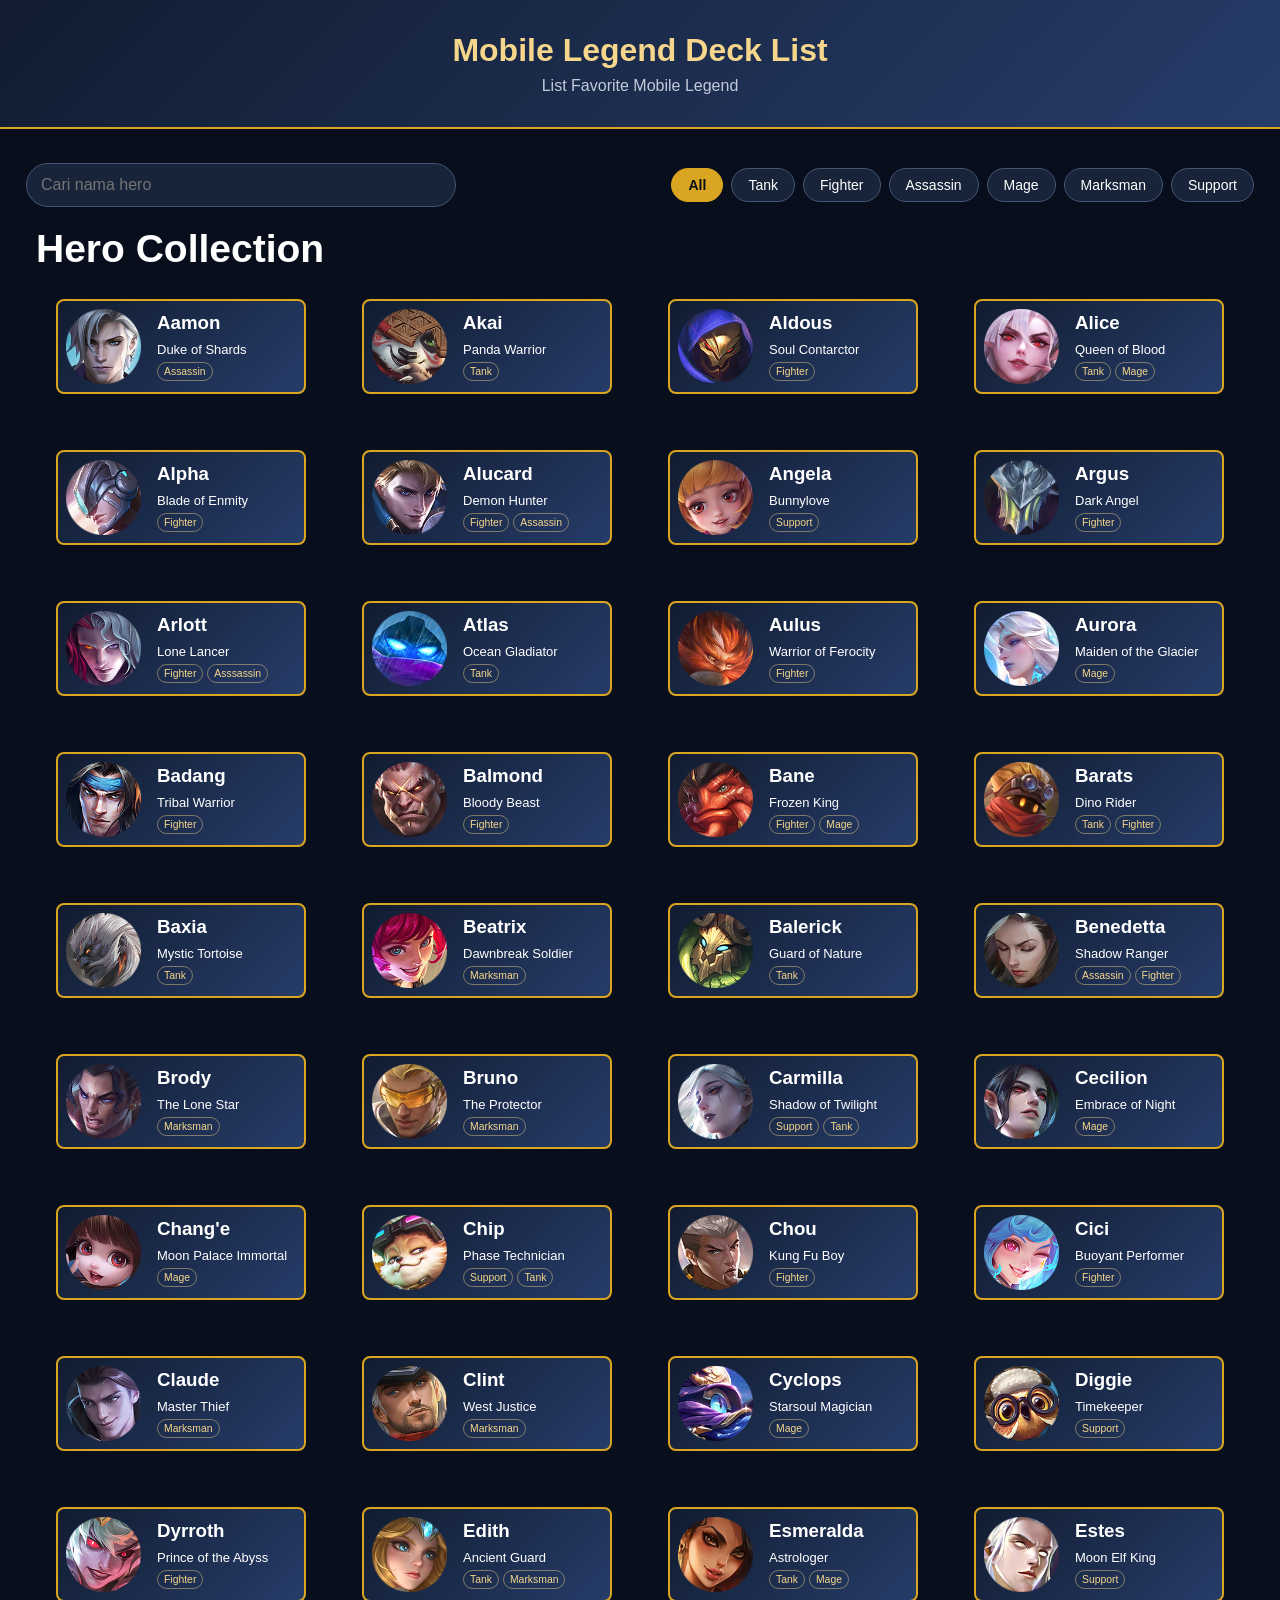
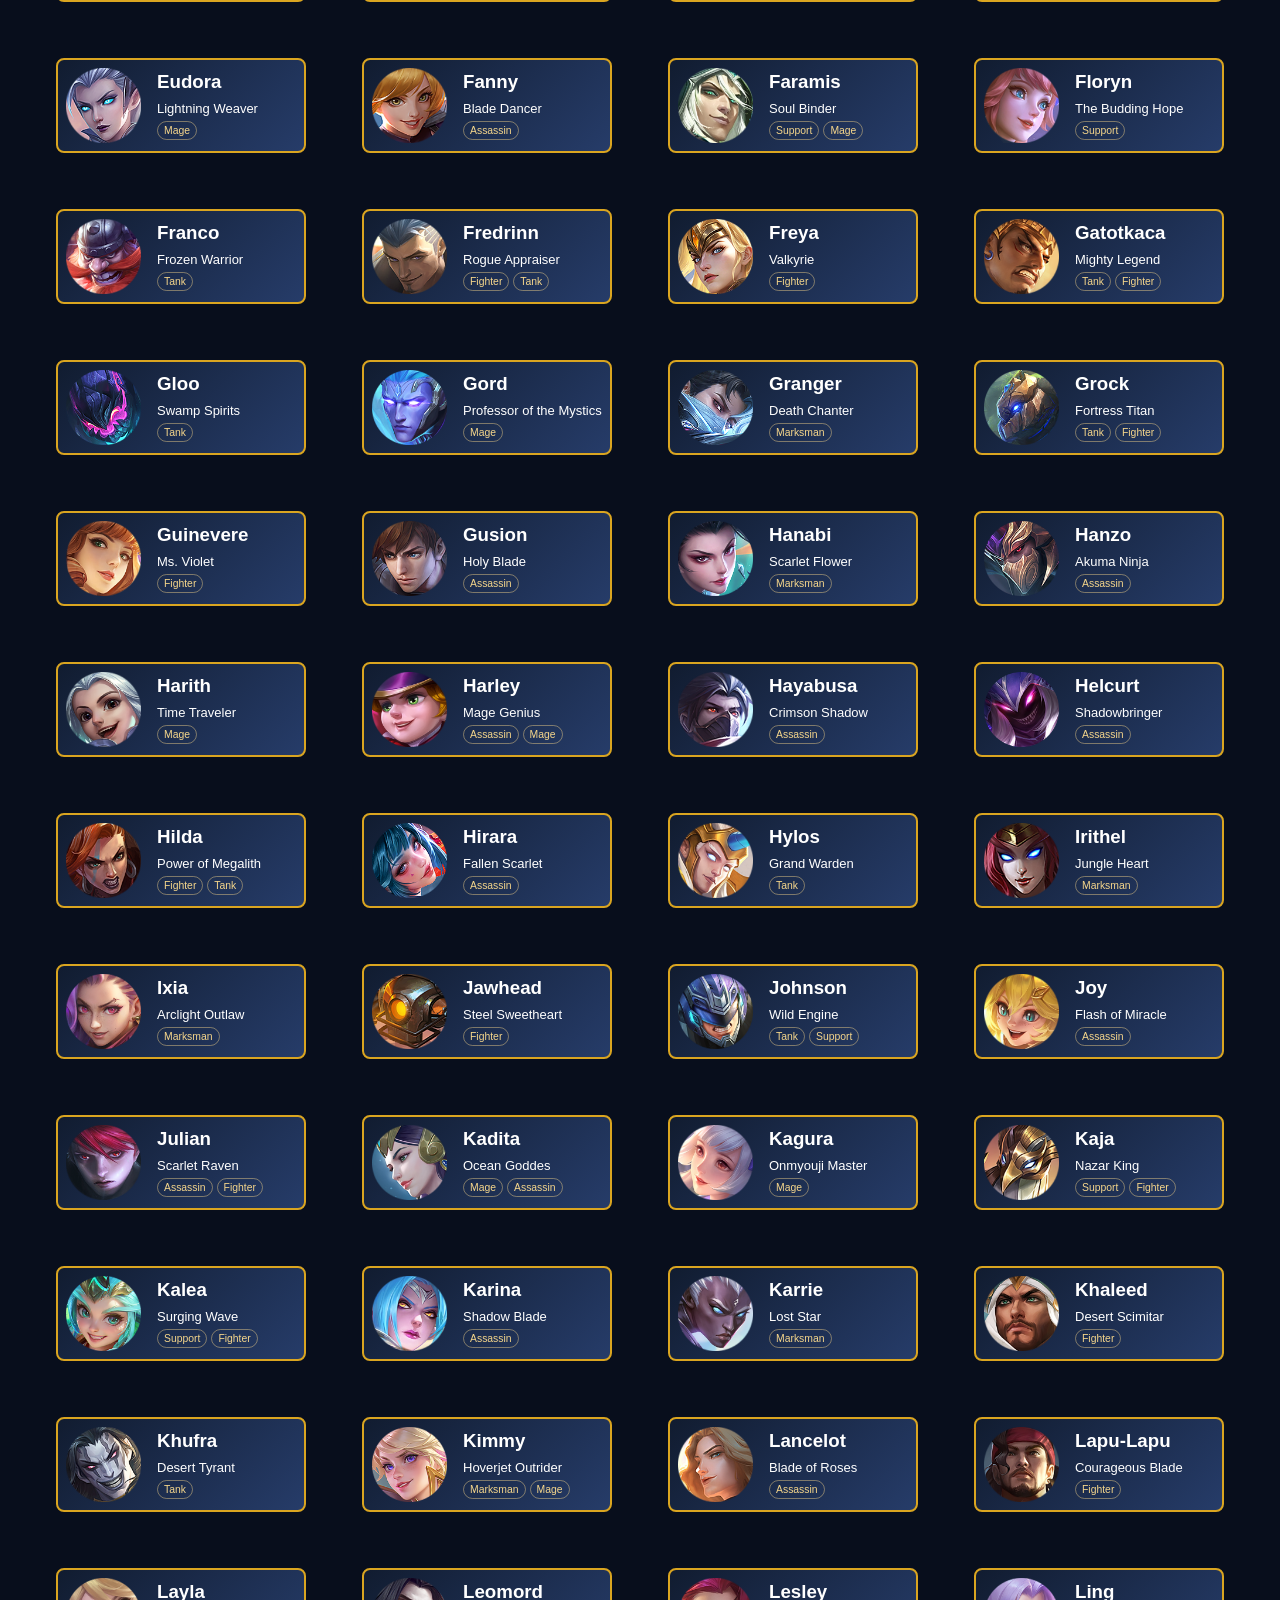
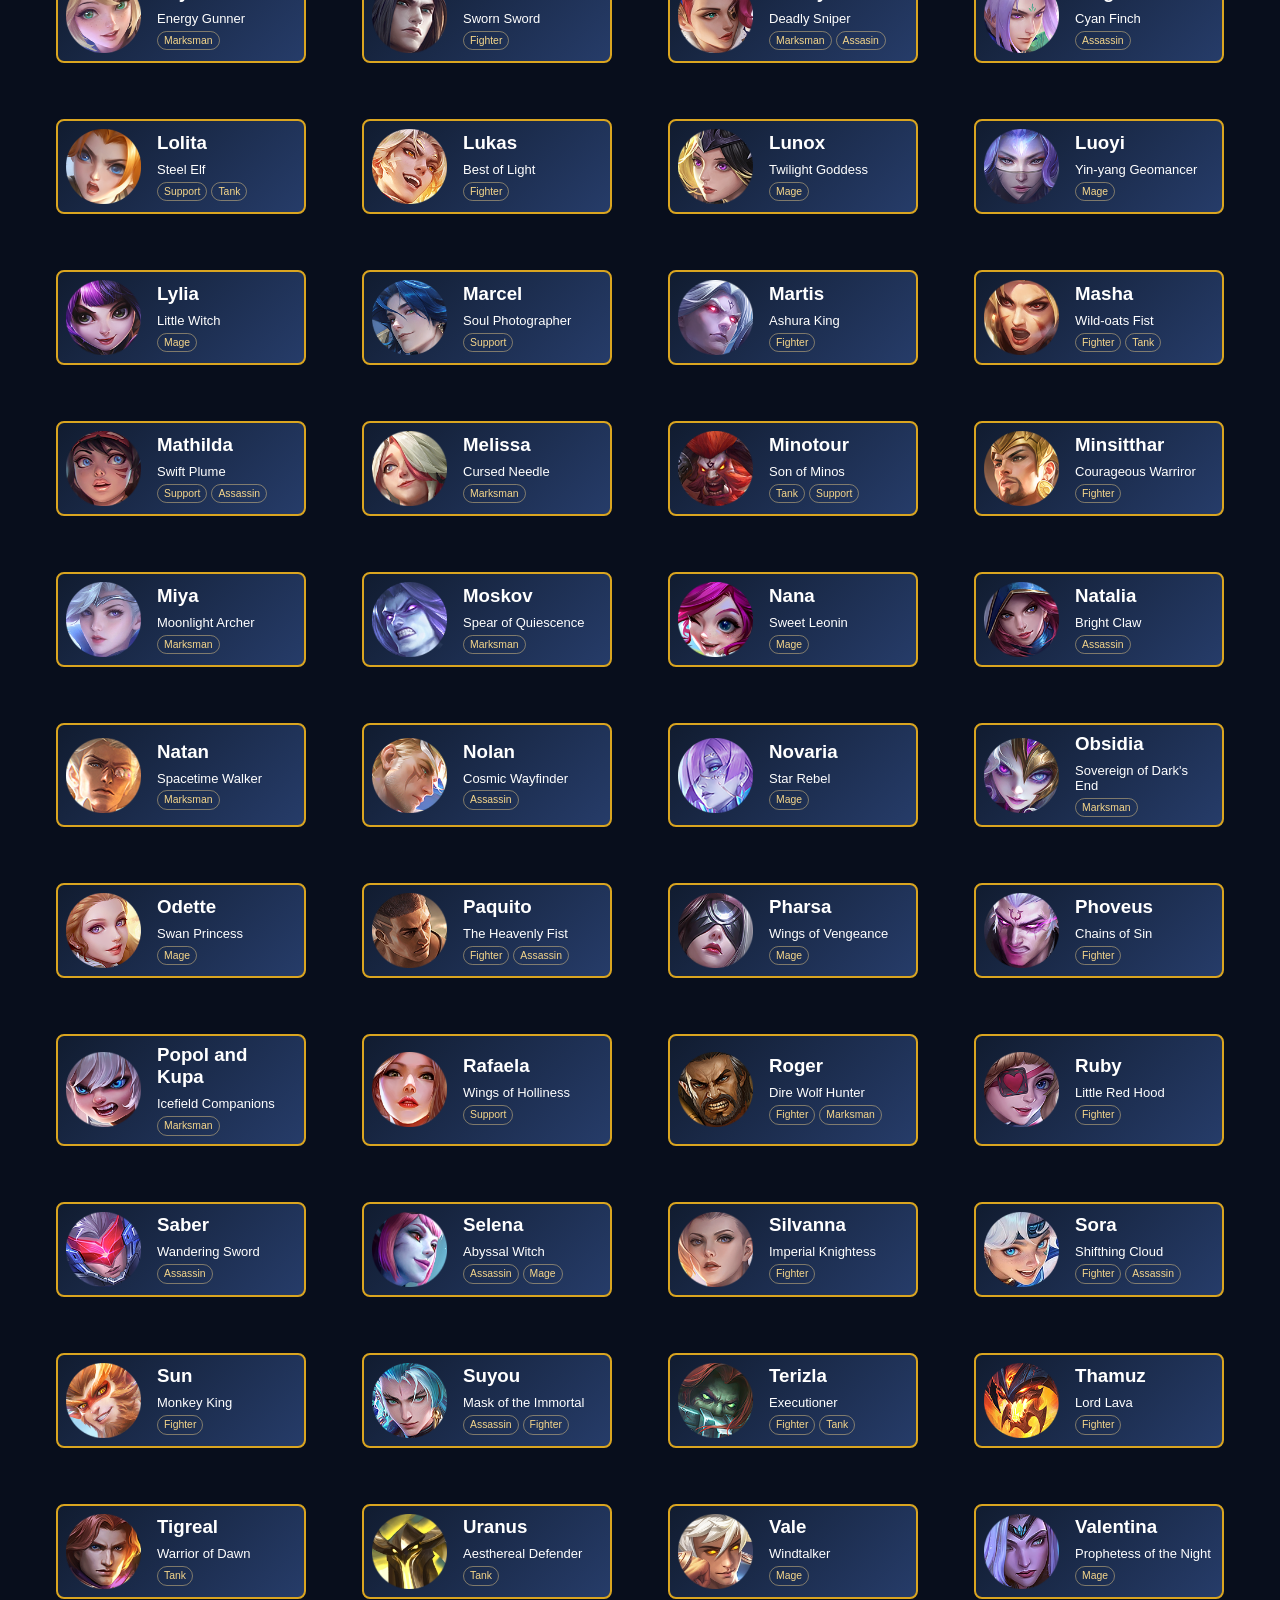
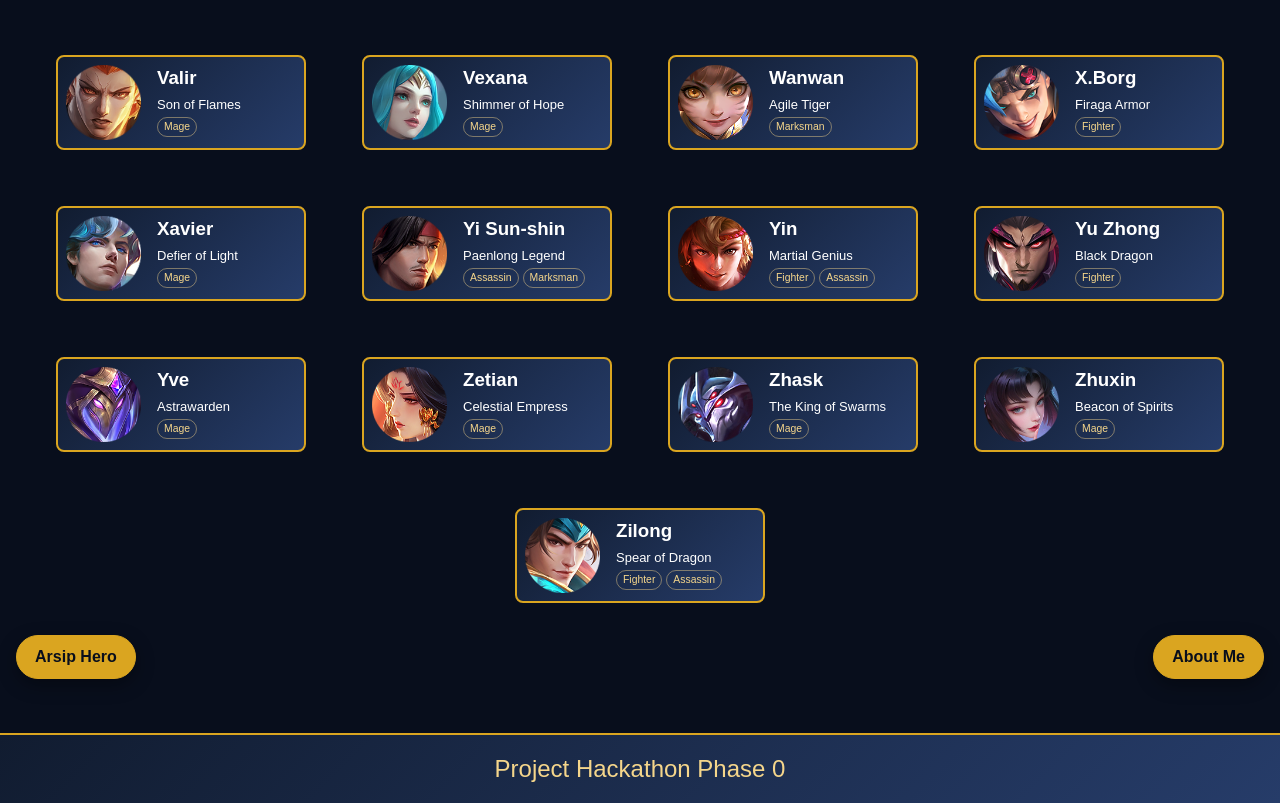
<file: index.html>
<!DOCTYPE html>
<html lang="id">

<head>
    <meta charset="UTF-8">
    <meta name="viewport" content="width=device-width, initial-scale=1.0">
    <title>Mobile Legend Deck</title>
    <link rel="stylesheet" href="style.css">
</head>

<body>
    <!-- Start semantik elements -->
    <!-- header -->
    <header class="header">
        <h1>Mobile Legend Deck List</h1>
        <p>List Favorite Mobile Legend</p>


    </header>
    <!-- end header -->

    <!-- main -->
    <main class="container">
        <section class="toolbar">
            <input id="Search" type="text" placeholder="Cari nama hero" />
            <div class="filters">
                <button class="filter-btn active" data-role="All">All</button>
                <button class="filter-btn" data-role="Tank">Tank</button>
                <button class="filter-btn" data-role="Fighter">Fighter</button>
                <button class="filter-btn" data-role="Assassin">Assassin</button>
                <button class="filter-btn" data-role="Mage">Mage</button>
                <button class="filter-btn" data-role="Marksman">Marksman</button>
                <button class="filter-btn" data-role="Support">Support</button>
            </div>
 
        </section>

        <!-- Hero Collection -->
        <section class="hero-section">
            <h2>Hero Collection</h2>

            <div id="hero-list" class="hero-list">
                <!-- Kartu Hero dibuat Melalui JavaScript -->
            </div>

        </section>

        <!-- Detai Hero -->
        <section id="hero-detail" class="hero-detail">

        </section>

        <nav class="archive-home-navigation" aria-label="Halaman lain">
            <a href="archive.html" class="archive-home-button">Arsip Hero</a>
            <a href="about.html" class="archive-home-button">About Me</a>
        </nav>
    </main>

    <footer>
        <p>Project Hackathon Phase 0</p>
    </footer>


    <!-- end main -->
    <!-- End semantik elements -->
    <!-- JavaScript -->
    <script src="heroes.js"></script>
    <script src="script.js"></script>

</body>

</html>
</file>
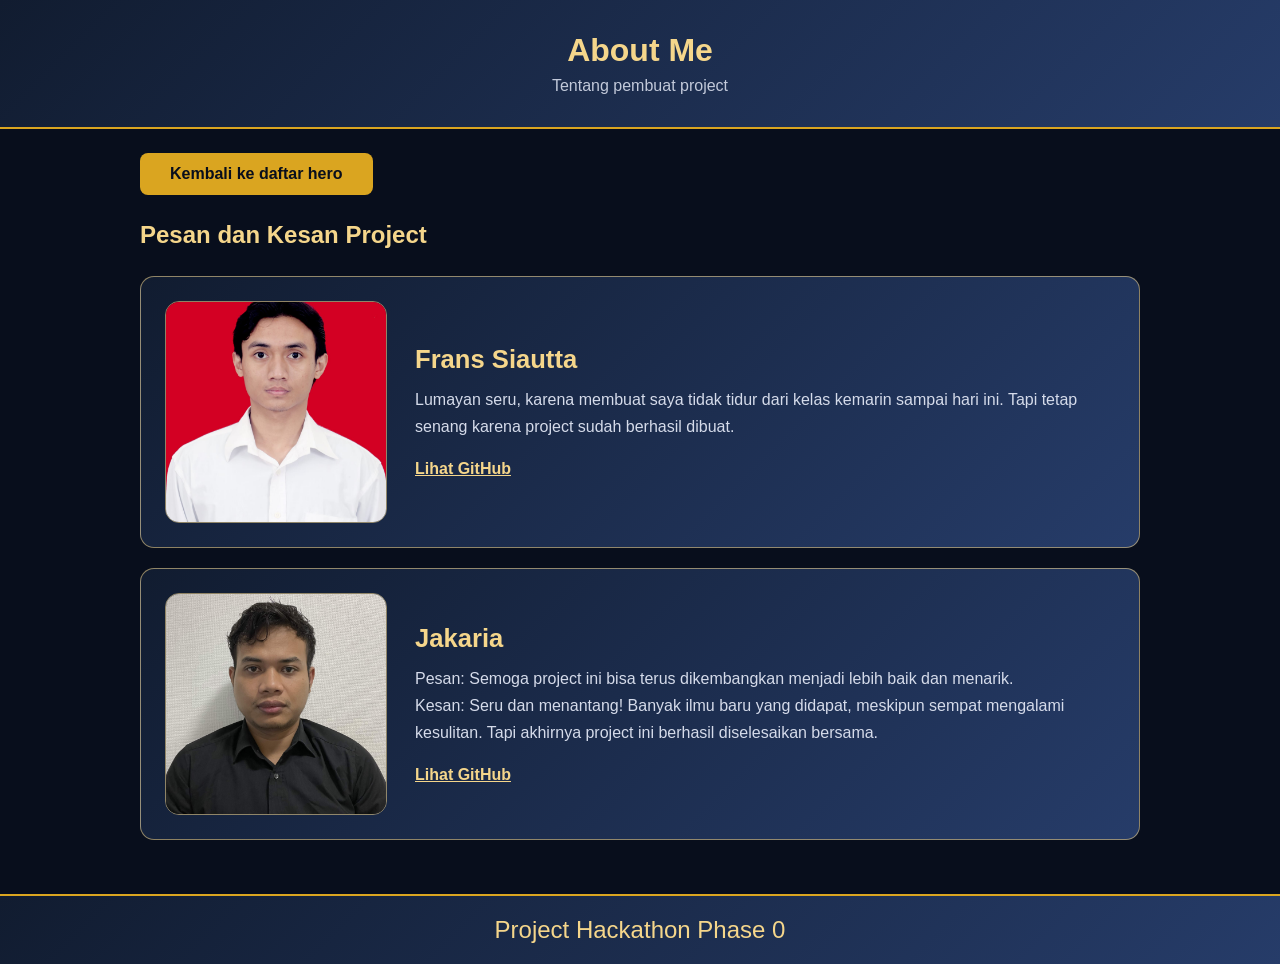
<file: about.html>
<!DOCTYPE html>
<html lang="id">
<head>
    <meta charset="UTF-8">
    <meta name="viewport" content="width=device-width, initial-scale=1.0">
    <title>About Me - Mobile Legend Deck List</title>
    <link rel="stylesheet" href="style.css">
</head>
<body>
    <header class="header">
        <h1>About Me</h1>
        <p>Tentang pembuat project</p>
    </header>

    <main class="container about-container">
        <nav class="archive-navigation" aria-label="Halaman lain">
            <a href="index.html" class="back-btn">Kembali ke daftar hero</a>
        </nav>

        <div class="about-reflection">
            <h2 id="reflection-title">Pesan dan Kesan Project</h2>
        </div>

        <div class="about-profiles">
            <section class="about-card" aria-labelledby="frans-title">
                <img
                    class="about-profile-photo"
                    src="images/frans-profile.png"
                    alt="Foto Frans Siautta"
                >
                <div class="about-content">
                    <h2 id="frans-title">Frans Siautta</h2>
                    <p>Lumayan seru, karena membuat saya tidak tidur dari kelas kemarin
                        sampai hari ini. Tapi tetap senang karena project sudah berhasil dibuat.
                    </p>
                    <a
                        class="about-github"
                        href="https://github.com/franssiautta"
                        target="_blank"
                        rel="noopener noreferrer"
                    >Lihat GitHub</a>
                </div>
            </section>

            <section class="about-card" aria-labelledby="jackaria-title">
                <img
                    class="about-profile-photo"
                    src="images/jakaria-profile.png"
                    alt="Foto Jakaria"
                >
                <div class="about-content">
                    <h2 id="jackaria-title">Jakaria</h2>
                    <p>Pesan: Semoga project ini bisa terus dikembangkan menjadi lebih baik dan menarik.</p>
                    <p>Kesan: Seru dan menantang! Banyak ilmu baru yang didapat, meskipun sempat mengalami kesulitan. Tapi akhirnya project ini berhasil diselesaikan bersama.</p>
                    <a
                        class="about-github"
                        href="https://github.com/JAKARIA-F"
                        target="_blank"
                        rel="noopener noreferrer"
                    >Lihat GitHub</a>
                </div>
            </section>
        </div>
    </main>

    <footer>
        <p>Project Hackathon Phase 0</p>
    </footer>
</body>
</html>
</file>
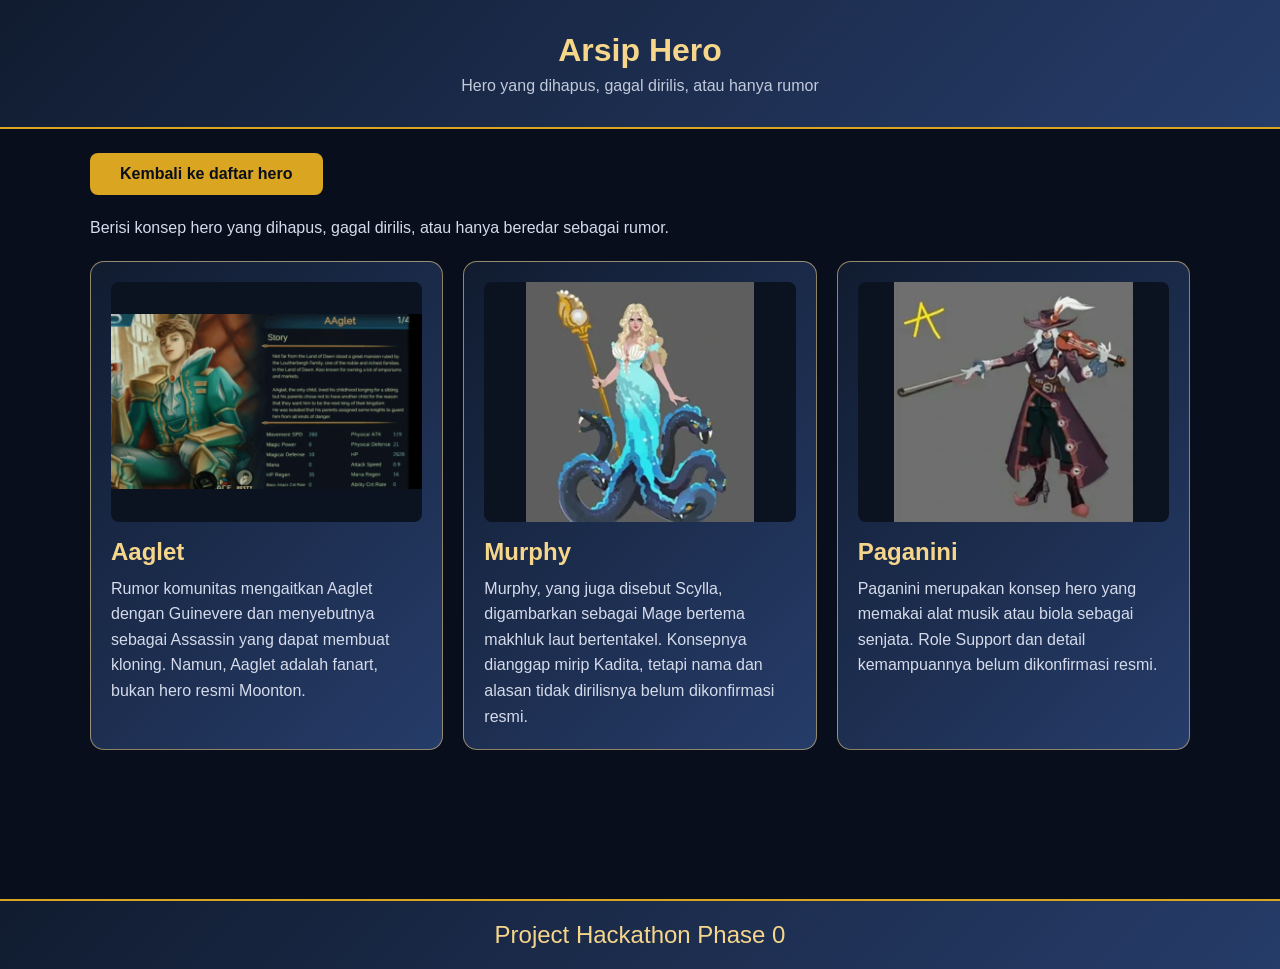
<file: archive.html>
<!DOCTYPE html>
<html lang="id">
<head>
    <meta charset="UTF-8">
    <meta name="viewport" content="width=device-width, initial-scale=1.0">
    <title>Arsip Hero - Mobile Legend Deck List</title>
    <link rel="stylesheet" href="style.css">
</head>
<body>
    <header class="header">
        <h1>Arsip Hero</h1>
        <p>Hero yang dihapus, gagal dirilis, atau hanya rumor</p>
    </header>

    <main class="container archive-container">
        <nav class="archive-navigation" aria-label="Halaman lain">
            <a href="index.html" class="back-btn">Kembali ke daftar hero</a>
        </nav>

        <p class="archive-intro">
            Berisi konsep hero yang dihapus, gagal dirilis, atau hanya beredar sebagai rumor.
        </p>

        <section id="archive-list" class="archive-list" aria-label="Daftar arsip hero"></section>
    </main>

    <footer>
        <p>Project Hackathon Phase 0</p>
    </footer>

    <script src="archive-heroes.js"></script>
    <script src="archive.js"></script>
</body>
</html>
</file>
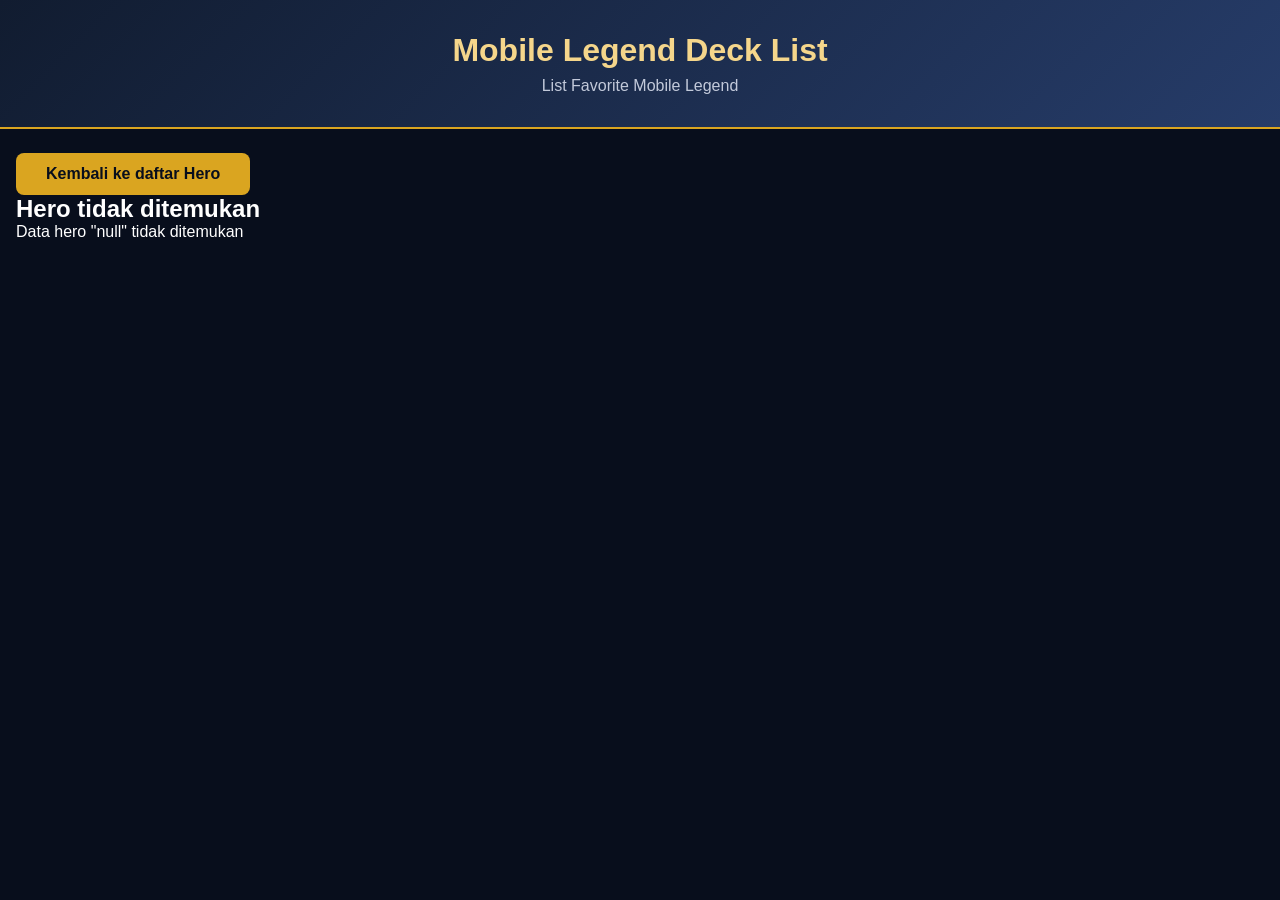
<file: herodetail.html>
<!DOCTYPE html>
<html lang="id">
<head>
    <meta charset="UTF-8">
    <meta name="viewport" content="width=device-width, initial-scale=1.0">
    <title>Detail Hero</title>
    <link rel="stylesheet" href="style.css">
</head>
<body>
    <header class="header">
        <h1>Mobile Legend Deck List</h1>
        <p>List Favorite Mobile Legend</p>
    </header>

    <main class="container">

        <a href="index.html" class="back-btn">Kembali ke daftar Hero</a>


        <section id="detail-card" class="detail-wrapper"></section>
    </main>


    <script src="heroes.js"></script>
    <script src="herodetail.js"></script>
</body>
</html>
</file>
<file: style.css>
* {
    margin: 0;
    padding: 0;
}

.header {
    background: linear-gradient(135deg,
            #111c30,
            #263c69);
    /* rgba(102, 114, 205, 0.884); */
    color: #f5d68b;
    text-align: center;
    padding: 32px 16px;
    border-bottom: 2px solid goldenrod
}

.header h1 {
    font-size: 32px;
    margin-bottom: 8px;
}

.header p {
    margin-top: 8px;
    opacity: 0.9;
    color: #d5dbea;
}


/* body */
body {
    background-color: #080e1c;
    color: white;
    font-family: arrial, Arial, sans-serif;
}

/* countainer section */
.container {
    max-width: 1500px;
    margin: 0 auto;
    padding: 24px 16px;
}

/* toolbar */
.toolbar {
    display: flex;
    flex-wrap: wrap;
    justify-content: space-between;
    align-items: center;
    gap: 12px;
    margin: 10px;
}

input {
    flex: 1;
    max-width: 400px;
    padding: 12px 14px;
    border: 1px solid #445574;
    border-radius: 80px;
    font-size: 16px;
    background-color: #17243a;
    color: white;
    outline: none;
}

#search:focus {
    border-color: goldenrod;
}

.filters {
    display: flex;
    gap: 8px;
    flex-wrap: wrap;
    /* left: 10px; */
}

.filter-btn {
    padding: 8px 16px;
    border: 1px solid #445574;
    border-radius: 20px;
    background-color: #17243a;
    color: white;
    cursor: pointer;
    font-size: 14px;
    transition: 0.3s;
}

.filter-btn:hover {
    background-color: #344968;
}

.filter-btn.active {
    background-color: goldenrod;
    color: #080e1c;
    border-color: goldenrod;
    font-weight: bold;
}

.hero-section h2 {
    font-size: 39px;
    margin: 20px;
    font-family: "Trebuchet MS", Arial, sans-serif;
}


/* Membuat gambar hero menjadi baris dan kolom */
.hero-list {
    display: flex;
    flex-wrap: wrap;
    gap: 40px;
    justify-content: center;
    margin: 0 auto;


}

.hero-card {
    background: linear-gradient(135deg,
            #111c30,
            #263c69);
    display: flex;
    flex-direction: row;
    width: 250px;
    justify-content: start;
    gap: 1rem;
    align-items: center;
    box-sizing: border-box;
    padding: 8px;
    margin: 8px;
    border: 2px solid goldenrod;
    border-radius: 8px;
    cursor: pointer;

}

.hero-card:hover {
    transform: translateY(-4px);
    box-shadow: 0 10px 28px goldenrod;
}


.hero-desc {
    display: flex;
    flex-direction: column;
    padding: 0;
    margin: 0;

}

div.hero-desc h3 {
    /* font-size: 1.1rem; */
    margin: 0;
    margin-bottom: 0.5rem;
}

div.hero-desc p {
    margin: 0;
    margin-bottom: 0.3rem;
    font-size: small;
}

.hero-card-roles {
    display: flex;
    flex-wrap: wrap;
    gap: 4px;
}

.hero-card-role {
    padding: 2px 6px;
    border: 1px solid rgba(245, 214, 139, 0.45);
    border-radius: 999px;
    color: #f5d68b;
    font-size: 0.65rem;
    line-height: 1.3;
}

/* Mengatur gambar agar lebih kecil */
.hero-card img {
    width: 75px;
    height: 75px;
}

.back-btn {
    display: inline-block;
    margin-top: 4px;
    padding: 8px 12px;
    border: 1px solid goldenrod;
    border-radius: 8px;
    color: #f5d68b;
    text-decoration: none;
}

.back-btn:hover {
    background: #f5d68b;
    color: #080e1c;
}



.detail-card {
    display: grid;
    grid-template-columns: 420px minmax(0, 1fr);
    gap: 60px;
    max-width: 1150px;
    margin: 24px auto;
    padding: 24px;
    border: 2px solid goldenrod;
    border-radius: 20px;
    background: linear-gradient(135deg, #111c30, #263c69);
    box-sizing: border-box;
}

.detail-image-box img {
    display: block;
    width: 420px;
    height: auto;
    object-fit: contain;
    border-radius: 20px;
    margin: 20px;
}

.detail-info {
    min-width: 0;
    display: flex;
    flex-wrap: wrap;
    align-content: flex-start;
    align-items: center;
    column-gap: 16px;
    row-gap: 14px;
}

.detail-info h2 {
    order: 1;
    margin: 8px 0 0;
    color: #f5d68b;
    font-family: "Trebuchet MS", Arial, sans-serif;
    font-size: clamp(2.75rem, 5vw, 4rem);
    font-weight: 800;
    line-height: 1.05;
    letter-spacing: -0.04em;
}

.hero-roles {
    order: 2;
    display: flex;
    flex-wrap: wrap;
    align-items: center;
    gap: 8px;
    margin: 15px 0 0;
}

.hero-role {
    display: inline-block;
    padding: 7px 12px;
    border: 1px solid rgba(245, 214, 139, 0.55);
    border-radius: 999px;
    background: rgba(8, 14, 28, 0.45);
    color: #f5d68b;
    font-size: 0.8rem;
    font-weight: 700;
    letter-spacing: 0.1em;
    text-transform: uppercase;
}

.hero-nickname {
    order: 3;
    flex-basis: 100%;
    margin: 4px 0 8px;
    color: #d5dbea;
    font-size: 1.1rem;
    font-style: italic;
    letter-spacing: 0.02em;
}

.detail-info > section {
    order: 4;
    flex: 0 0 100%;
    min-width: 0;
}

.detail-info > section h3 {
    margin-bottom: 8px;
    color: #f5d68b;
    font-size: 1.25rem;
    letter-spacing: 0.04em;
}

.description-text {
    color: #d5dbea;
    font-size: 20px ;
    line-height: 1.75;
}

.hero-skills {
    order: 5;
    flex: 0 0 100%;
    box-sizing: border-box;
    min-height: 335px;
    margin-top: 8px;
    padding: 16px;
    border: 1px dashed rgba(245, 214, 139, 0.55);
    border-radius: 14px;
    background: rgba(8, 14, 28, 0.25);
}

.hero-skills > h3 {
    margin-bottom: 14px;
    color: #f5d68b;
    font-size: 1.2rem;
}

.skill-list {
    display: flex;
    flex-direction: column;
    align-items: flex-start;
    gap: 12px;
    min-height: 100px;
    margin-top: 30px;
}

.skill-item {
    display: flex;
    align-items: center;
    flex: 0 0 auto;
    margin: 0;
}

.skill-item img {
    display: block;
    width: 66px;
    margin: 0 auto;
    padding: 4px;
    border: 1px solid rgba(245, 214, 139, 0.55);
    border-radius: 12px;
    background: #17243a;
    box-sizing: border-box;
    object-fit: contain;
}

.skill-item-error img {
    border-color: #ffb4a9;
}

.skill-name{
    margin: 0 0 0 20px;
    font-size: 18px;
    font-family: "Trebuchet MS", Arial, sans-serif;
}

/* Responsive */
@media (max-width: 600px) {
    .toolbar {
        flex-direction: column;
        align-items: stretch;
    }

    #search {
        width: 100%;
    }

    .filters {
        justify-content: center;
    }

    .header h1 {
        font-size: 24px;
    }
}

/* <<<<<<< HEAD */
@media (max-width: 800px) {
    .detail-card {
        grid-template-columns: minmax(0, 1fr);
        gap: 24px;
    }

    .detail-image-box img {
        width: 100%;
        max-width: 420px;
        margin: 0 auto;
    }
}

.archive-navigation {
    margin-bottom: 20px;
}

.archive-home-navigation {
    display: flex;
    justify-content: space-between;
    margin-top: 24px;
    gap: 18px;
}

.archive-home-button {
    display: inline-block;
    padding: 12px 18px;
    border: 1px solid goldenrod;
    border-radius: 999px;
    background: goldenrod;
    color: #080e1c;
    font-weight: bold;
    text-decoration: none;
    box-shadow: 0 6px 18px rgba(0, 0, 0, 0.35);
}

.archive-home-button:hover {
    background: #f5d68b;
}

.archive-container {
    max-width: 1100px;
    margin-bottom: 125px;
}

.archive-intro {
    margin: 20px 0;
    color: #d5dbea;
    line-height: 1.6;
}

.archive-list {
    display: grid;
    grid-template-columns: repeat(auto-fit, minmax(280px, 1fr));
    gap: 20px;
}

.archive-card {
    padding: 20px;
    border: 1px solid rgba(245, 214, 139, 0.55);
    border-radius: 14px;
    background: linear-gradient(135deg, #111c30, #263c69);
}

.archive-card img {
    display: block;
    width: 100%;
    height: 240px;
    margin-bottom: 16px;
    border-radius: 8px;
    background: #0b1220;
    object-fit: contain;
}

.archive-card h2 {
    margin-bottom: 10px;
    color: #f5d68b;
}

.archive-card p {
    margin: 0;
    color: #d5dbea;
    line-height: 1.6;
}

.about-container {
    max-width: 1000px;
}

.about-reflection {
    margin-bottom: 20px;
    color: #d5dbea;
    line-height: 1.7;
}

.about-reflection h2 {
    margin-bottom: 8px;
    color: #f5d68b;
}

.about-profiles {
    display: grid;
    gap: 20px;
}

.about-card {
    display: flex;
    align-items: center;
    gap: 28px;
    padding: 24px;
    border: 1px solid rgba(245, 214, 139, 0.55);
    border-radius: 14px;
    background: linear-gradient(135deg, #111c30, #263c69);
}

.about-photo-placeholder {
    display: flex;
    flex: 0 0 220px;
    flex-direction: column;
    align-items: center;
    justify-content: center;
    width: 220px;
    height: 220px;
    border: 1px dashed rgba(245, 214, 139, 0.7);
    border-radius: 14px;
    background: #0b1220;
    color: #f5d68b;
}

.about-photo-placeholder span {
    font-size: 4rem;
    font-weight: bold;
}

.about-photo-placeholder small {
    margin-top: 8px;
    color: #d5dbea;
}

.about-profile-photo {
    display: block;
    flex: 0 0 220px;
    width: 220px;
    height: 220px;
    border: 1px solid rgba(245, 214, 139, 0.55);
    border-radius: 14px;
    object-fit: cover;
}

.about-content {
    flex: 1;
}

.about-content h3 {
    margin-bottom: 12px;
    color: #f5d68b;
}

.about-content h2 {
    margin-bottom: 12px;
    color: #f5d68b;
    font-size: 1.6rem;
}

.about-content p {
    color: #d5dbea;
    line-height: 1.7;
}

.about-github {
    display: inline-block;
    margin-top: 20px;
    color: #f5d68b;
    font-weight: bold;
}

@media (max-width: 600px) {
    .about-card {
        flex-direction: column;
        align-items: stretch;
    }

    .about-photo-placeholder {
        flex-basis: auto;
        width: 100%;
        height: 200px;
        box-sizing: border-box;
    }

    .about-profile-photo {
        flex-basis: auto;
        width: 100%;
        height: 220px;
        box-sizing: border-box;
    }
}

/* ======= */

.hero-detail {
    display: none;
    flex-direction: column;
    background: linear-gradient(135deg, #111c30, #263c60);
    border: 2px solid goldenrod;
    border-radius: 12px;
    padding: 30px;
    margin: 20px;
    min-height: 400px;
}

/* Gambar dan informasi */
.detail-info {
    display: flex;
    flex-direction: row;
    align-items: flex-start;
    gap: 50px;
}

/* gambar hero di kiri*/
.detail-info img {
    width: 66px;
    height: 66px;
    object-fit: contain;
    flex-shrink: 0;
}

/* bagian kanan gambar */
.detail-content {
    flex: 1;
}

/* nama dan nickname sejajar */
.detail-header {
    display: flex;
    flex-direction: row;
    gap: 60px;
    align-items: flex-start;
}

/* lore dibawah nama */
.hero-lore {
    margin-top: 35;
}

.hero-name h2 .hero-nickname h2 .hero-lore h2 {
    color: goldenrod;
}

/* tombol back */
.back-btn {
    align-self: flex-end;
    margin-top: auto;
    padding: 12px 30px;
    background: goldenrod;
    color: #080e1c;
    border: none;
    border-radius: 8px;
    font-weight: bold;
    cursor: pointer;
}

footer{
    display: flex;
    justify-content: center;
    text-align: center;
    margin-top: 30px;
    margin-bottom: 0px;
    padding: 20px 24px;
    border-top: 2px solid goldenrod;
    background: linear-gradient(135deg, #111c30, #263c69);;
}
footer p {
    font-size: x-large;
    font-family: "Trebuchet MS", Arial, sans-serif;
    color: #f5d68b;
}

/* tampilan mobile */
@media (max-width: 600px) {
    .detail-info {
        flex-direction: column;
        align-items: center;

    }

    .detail-header {
        gap: 20px;
        flex-wrap: wrap;

    }

    .detail-info img {
        width: 180px;
        height: 250px;
    }
}
</file>
